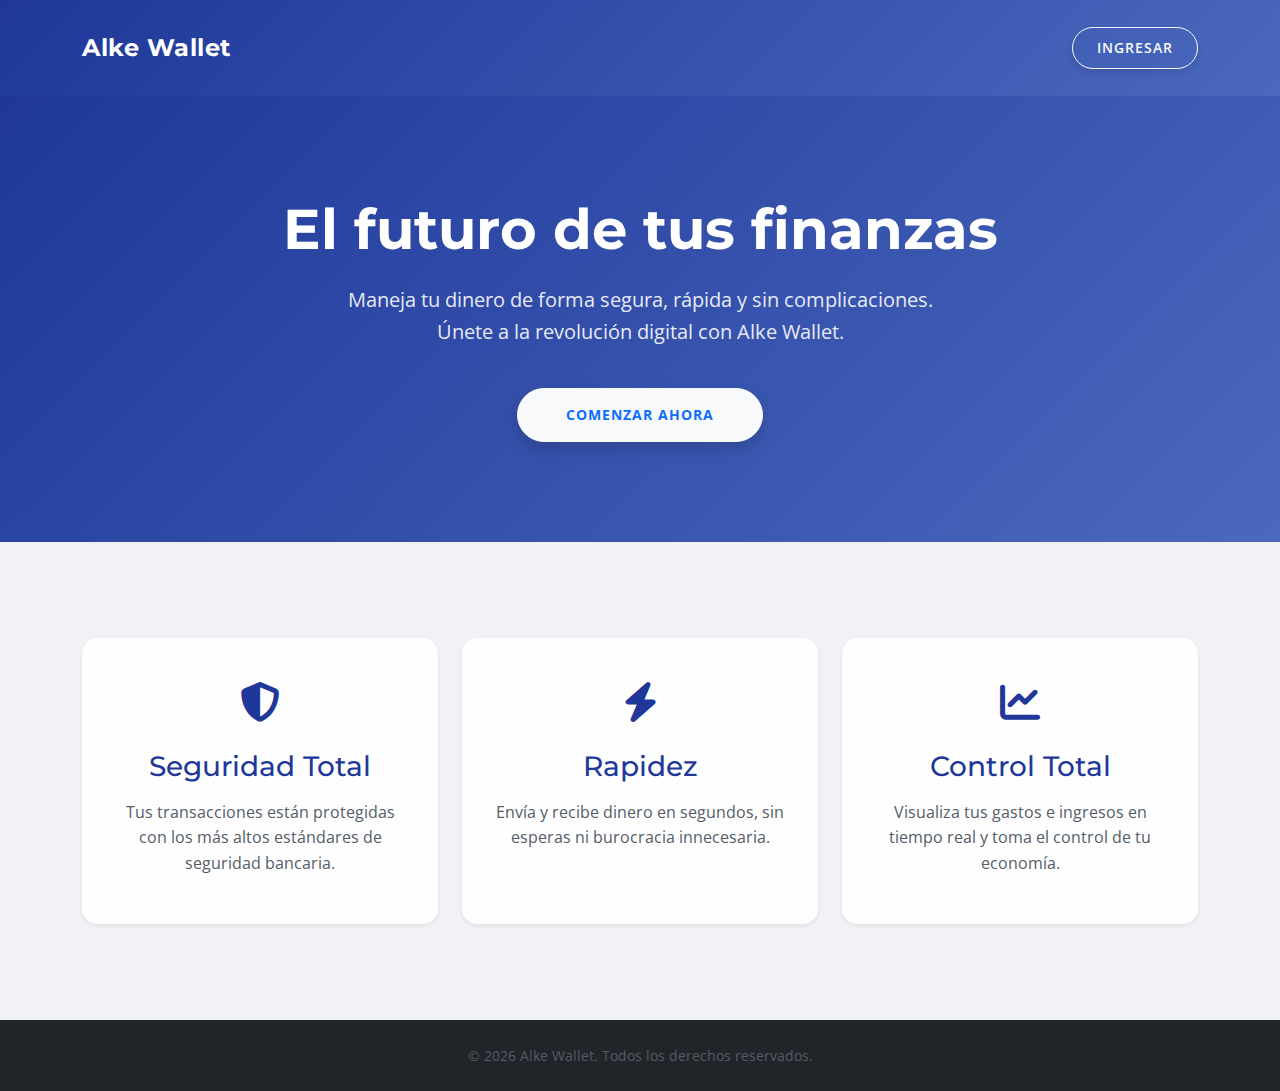
<file: index.html>
<!DOCTYPE html>
<html lang="es">

<head>
    <meta charset="UTF-8">
    <meta name="viewport" content="width=device-width, initial-scale=1.0">
    <title>Alke Wallet - Tu Billetera Digital</title>
    <link href="https://cdn.jsdelivr.net/npm/bootstrap@5.3.3/dist/css/bootstrap.min.css" rel="stylesheet">
    <link rel="stylesheet" href="https://cdnjs.cloudflare.com/ajax/libs/font-awesome/6.4.0/css/all.min.css">
    <link rel="stylesheet" href="css/styles.css">
    <style>
        .hero-section {
            background: linear-gradient(135deg, var(--primary-color) 0%, var(--secondary-color) 100%);
            color: white;
            padding: 100px 0;
            margin-bottom: 0;
            text-align: center;
        }

        .hero-section h1 {
            color: white;
            font-size: 3.5rem;
            font-weight: 700;
            margin-bottom: 20px;
        }

        .hero-section p {
            color: rgba(255, 255, 255, 0.9);
            font-size: 1.25rem;
            max-width: 600px;
            margin: 0 auto 40px;
        }

        .feature-icon {
            font-size: 2.5rem;
            color: var(--primary-color);
            margin-bottom: 1rem;
        }

        .feature-card {
            height: 100%;
            padding: 2rem;
            text-align: center;
            border: none;
            background: white;
            transition: transform 0.3s ease;
        }

        .feature-card:hover {
            transform: translateY(-10px);
        }
    </style>
</head>

<body>
    <header>
        <nav class="navbar navbar-expand-lg navbar-dark bg-transparent">
            <div class="container">
                <a class="navbar-brand" href="#">Alke Wallet</a>
                <div class="ms-auto">
                    <a href="login.html" class="btn btn-outline-light rounded-pill px-4">Ingresar</a>
                </div>
            </div>
        </nav>
    </header>

    <div class="hero-section">
        <div class="container">
            <h1>El futuro de tus finanzas</h1>
            <p>Maneja tu dinero de forma segura, rápida y sin complicaciones. Únete a la revolución digital con Alke
                Wallet.</p>
            <a href="login.html"
                class="btn btn-light btn-lg text-primary fw-bold px-5 py-3 rounded-pill shadow">Comenzar Ahora</a>
        </div>
    </div>

    <main class="container my-5">
        <div class="row g-4">
            <div class="col-md-4">
                <div class="card feature-card shadow-sm">
                    <div class="feature-icon">
                        <i class="fas fa-shield-alt"></i>
                    </div>
                    <h3>Seguridad Total</h3>
                    <p>Tus transacciones están protegidas con los más altos estándares de seguridad bancaria.</p>
                </div>
            </div>
            <div class="col-md-4">
                <div class="card feature-card shadow-sm">
                    <div class="feature-icon">
                        <i class="fas fa-bolt"></i>
                    </div>
                    <h3>Rapidez</h3>
                    <p>Envía y recibe dinero en segundos, sin esperas ni burocracia innecesaria.</p>
                </div>
            </div>
            <div class="col-md-4">
                <div class="card feature-card shadow-sm">
                    <div class="feature-icon">
                        <i class="fas fa-chart-line"></i>
                    </div>
                    <h3>Control Total</h3>
                    <p>Visualiza tus gastos e ingresos en tiempo real y toma el control de tu economía.</p>
                </div>
            </div>
        </div>
    </main>

    <footer class="bg-dark text-white text-center p-4 mt-auto">
        <div class="container">
            <p class="mb-0">&copy; 2026 Alke Wallet. Todos los derechos reservados.</p>
        </div>
    </footer>

    <script src="https://code.jquery.com/jquery-3.7.1.min.js"></script>
    <script src="https://cdn.jsdelivr.net/npm/bootstrap@5.3.3/dist/js/bootstrap.bundle.min.js"></script>
    <script src="js/script.js"></script>
</body>

</html>
</file>
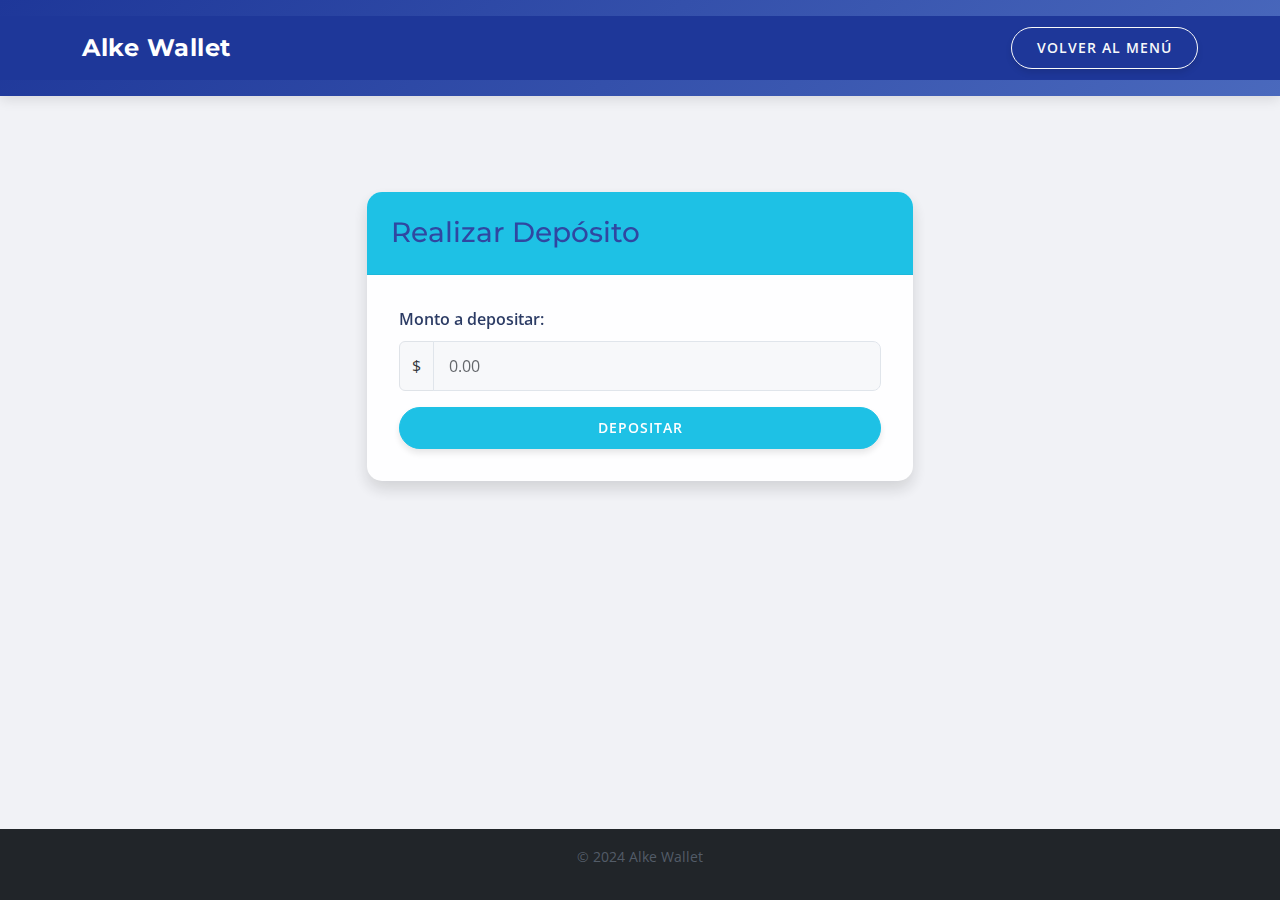
<file: deposit.html>
<!DOCTYPE html>
<html lang="es">

<head>
    <meta charset="UTF-8">
    <meta name="viewport" content="width=device-width, initial-scale=1.0">
    <title>Alke Wallet - Depositar</title>
    <link href="https://cdn.jsdelivr.net/npm/bootstrap@5.3.3/dist/css/bootstrap.min.css" rel="stylesheet">
    <link rel="stylesheet" href="css/styles.css">
</head>

<body>
    <header>
        <nav class="navbar navbar-dark bg-primary">
            <div class="container">
                <a class="navbar-brand" href="menu.html">Alke Wallet</a>
                <a href="menu.html" class="btn btn-outline-light btn-sm">Volver al Menú</a>
            </div>
        </nav>
    </header>
    <main class="container mt-5">
        <div class="row justify-content-center">
            <div class="col-md-6">
                <div class="card shadow">
                    <div class="card-header bg-success text-white">
                        <h3 class="mb-0">Realizar Depósito</h3>
                    </div>
                    <div class="card-body">
                        <form>
                            <div class="mb-3">
                                <label for="amount" class="form-label">Monto a depositar:</label>
                                <div class="input-group">
                                    <span class="input-group-text">$</span>
                                    <input type="number" class="form-control" id="amount" name="amount" min="1" required
                                        placeholder="0.00">
                                </div>
                            </div>
                            <div class="d-grid">
                                <button type="button" class="btn btn-success btn-lg">Depositar</button>
                                <!-- botón tipo="button" para prevenir envío hasta JS -->
                            </div>
                        </form>
                    </div>
                </div>
            </div>
        </div>
    </main>
    <footer class="bg-dark text-white text-center p-3 mt-auto">
        <p>&copy; 2024 Alke Wallet</p>
    </footer>
    <script src="https://code.jquery.com/jquery-3.7.1.min.js"></script>
    <script src="https://cdn.jsdelivr.net/npm/bootstrap@5.3.3/dist/js/bootstrap.bundle.min.js"></script>
    <script src="js/script.js"></script>
</body>

</html>
</file>
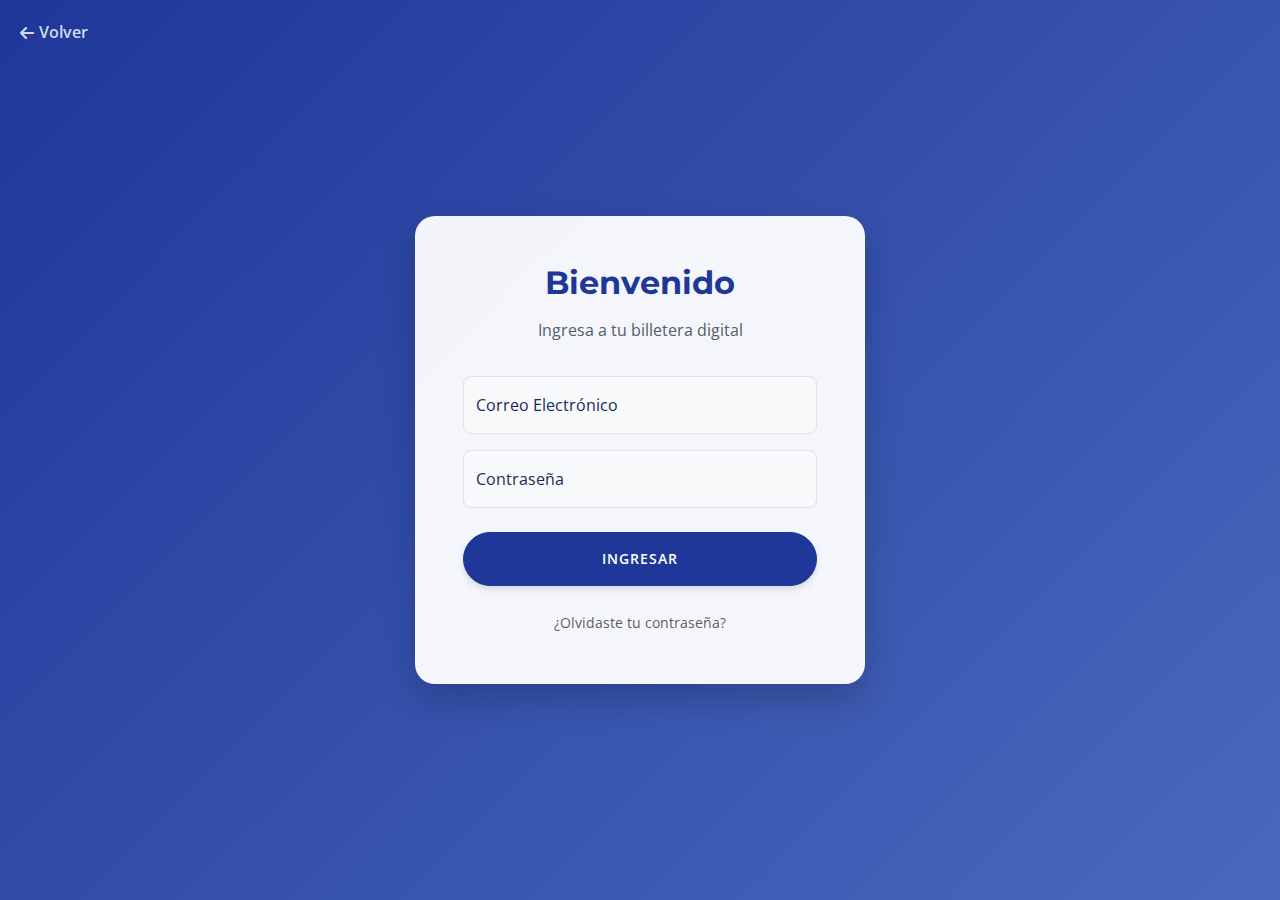
<file: login.html>
<!DOCTYPE html>
<html lang="es">

<head>
    <meta charset="UTF-8">
    <meta name="viewport" content="width=device-width, initial-scale=1.0">
    <title>Alke Wallet - Iniciar Sesión</title>
    <link href="https://cdn.jsdelivr.net/npm/bootstrap@5.3.3/dist/css/bootstrap.min.css" rel="stylesheet">
    <link rel="stylesheet" href="https://cdnjs.cloudflare.com/ajax/libs/font-awesome/6.4.0/css/all.min.css">
    <link rel="stylesheet" href="css/styles.css">
    <style>
        body {
            background: linear-gradient(135deg, var(--primary-color) 0%, var(--secondary-color) 100%);
            height: 100vh;
            display: flex;
            align-items: center;
            justify-content: center;
        }

        .login-card {
            background: rgba(255, 255, 255, 0.95);
            border-radius: 20px;
            padding: 3rem;
            width: 100%;
            max-width: 450px;
            box-shadow: 0 15px 35px rgba(0, 0, 0, 0.2);
            position: relative;
        }

        .login-header {
            text-align: center;
            margin-bottom: 2rem;
        }

        .login-header h2 {
            color: var(--primary-color);
            font-weight: 700;
        }

        .login-header p {
            color: var(--text-secondary);
        }

        .back-link {
            position: absolute;
            top: 20px;
            left: 20px;
            color: white;
            text-decoration: none;
            font-weight: 600;
            display: flex;
            align-items: center;
            gap: 5px;
            opacity: 0.8;
            transition: opacity 0.3s;
        }

        .back-link:hover {
            opacity: 1;
            color: white;
        }

        .form-floating>.form-control:focus~label,
        .form-floating>.form-control:not(:placeholder-shown)~label {
            color: var(--primary-color);
        }

        .form-control:focus {
            border-color: var(--primary-color);
            box-shadow: 0 0 0 0.25rem rgba(30, 55, 153, 0.15);
        }
    </style>
</head>

<body>
    <a href="index.html" class="back-link">
        <i class="fas fa-arrow-left"></i> Volver
    </a>

    <div class="login-card">
        <div class="login-header">
            <h2>Bienvenido</h2>
            <p>Ingresa a tu billetera digital</p>
        </div>

        <form action="menu.html">
            <div class="form-floating mb-3">
                <input type="email" class="form-control" id="email" name="email" placeholder="name@example.com"
                    required>
                <label for="email">Correo Electrónico</label>
            </div>

            <div class="form-floating mb-4">
                <input type="password" class="form-control" id="password" name="password" placeholder="Password"
                    required>
                <label for="password">Contraseña</label>
            </div>

            <div class="d-grid mb-4">
                <button type="submit" class="btn btn-primary btn-lg py-3">Ingresar</button>
            </div>

            <div class="text-center">
                <a href="#" class="text-decoration-none small text-muted">¿Olvidaste tu contraseña?</a>
            </div>
        </form>
    </div>

    <script src="https://code.jquery.com/jquery-3.7.1.min.js"></script>
    <script src="https://cdn.jsdelivr.net/npm/bootstrap@5.3.3/dist/js/bootstrap.bundle.min.js"></script>
    <script src="js/script.js"></script>
</body>

</html>
</file>
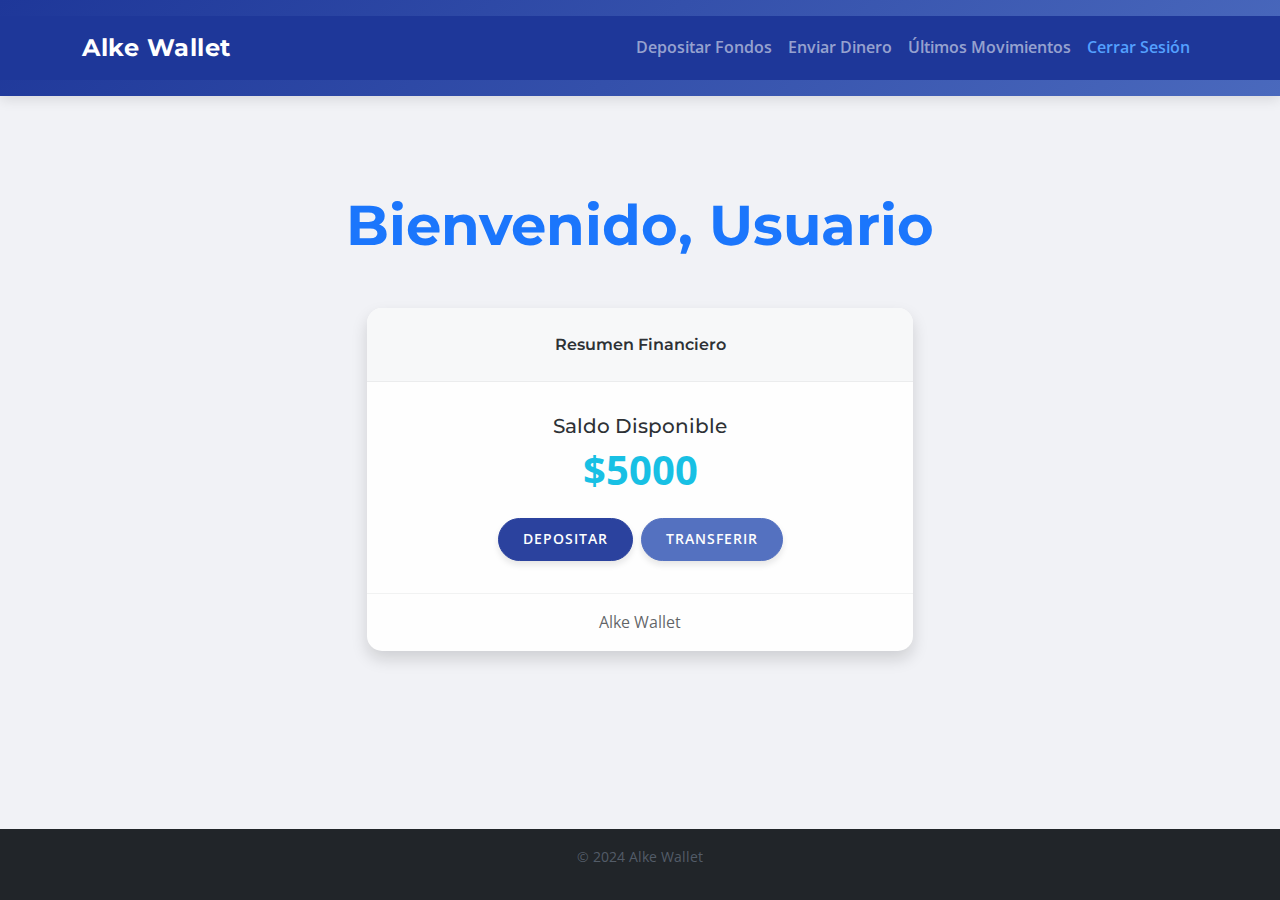
<file: menu.html>
<!DOCTYPE html>
<html lang="es">

<head>
    <meta charset="UTF-8">
    <meta name="viewport" content="width=device-width, initial-scale=1.0">
    <title>Alke Wallet - Menú Principal</title>
    <link href="https://cdn.jsdelivr.net/npm/bootstrap@5.3.3/dist/css/bootstrap.min.css" rel="stylesheet">
    <link rel="stylesheet" href="css/styles.css">
</head>

<body>
    <header>
        <nav class="navbar navbar-expand-lg navbar-dark bg-primary">
            <div class="container">
                <a class="navbar-brand" href="#">Alke Wallet</a>
                <button class="navbar-toggler" type="button" data-bs-toggle="collapse" data-bs-target="#navbarNav"
                    aria-controls="navbarNav" aria-expanded="false" aria-label="Toggle navigation">
                    <span class="navbar-toggler-icon"></span>
                </button>
                <div class="collapse navbar-collapse" id="navbarNav">
                    <ul class="navbar-nav ms-auto">
                        <li class="nav-item"><a class="nav-link" href="deposit.html">Depositar Fondos</a></li>
                        <li class="nav-item"><a class="nav-link" href="sendmoney.html">Enviar Dinero</a></li>
                        <li class="nav-item"><a class="nav-link" href="transactions.html">Últimos Movimientos</a></li>
                        <li class="nav-item"><a class="nav-link text-warning" href="index.html">Cerrar Sesión</a></li>
                    </ul>
                </div>
            </div>
        </nav>
    </header>
    <main class="container mt-5">
        <section class="text-center mb-5">
            <h1 class="display-4 text-primary">Bienvenido, Usuario</h1>
        </section>

        <div class="row justify-content-center">
            <div class="col-md-6">
                <div class="card text-center shadow">
                    <div class="card-header bg-light">
                        Resumen Financiero
                    </div>
                    <div class="card-body" id="balance-container">
                        <h5 class="card-title">Saldo Disponible</h5>
                        <p class="card-text display-6 text-success fw-bold">Calculando...</p>
                        <!-- Marcador de posición para JS -->
                        <div class="d-grid gap-2 d-sm-flex justify-content-sm-center mt-4">
                            <a href="deposit.html" class="btn btn-primary px-4">Depositar</a>
                            <a href="sendmoney.html" class="btn btn-secondary px-4">Transferir</a>
                        </div>
                    </div>
                    <div class="card-footer text-muted">
                        Alke Wallet
                    </div>
                </div>
            </div>
        </div>
    </main>
    <footer class="bg-dark text-white text-center p-3 mt-auto">
        <p>&copy; 2024 Alke Wallet</p>
    </footer>
    <script src="https://code.jquery.com/jquery-3.7.1.min.js"></script>
    <script src="https://cdn.jsdelivr.net/npm/bootstrap@5.3.3/dist/js/bootstrap.bundle.min.js"></script>
    <script src="js/script.js"></script>
</body>

</html>
</file>
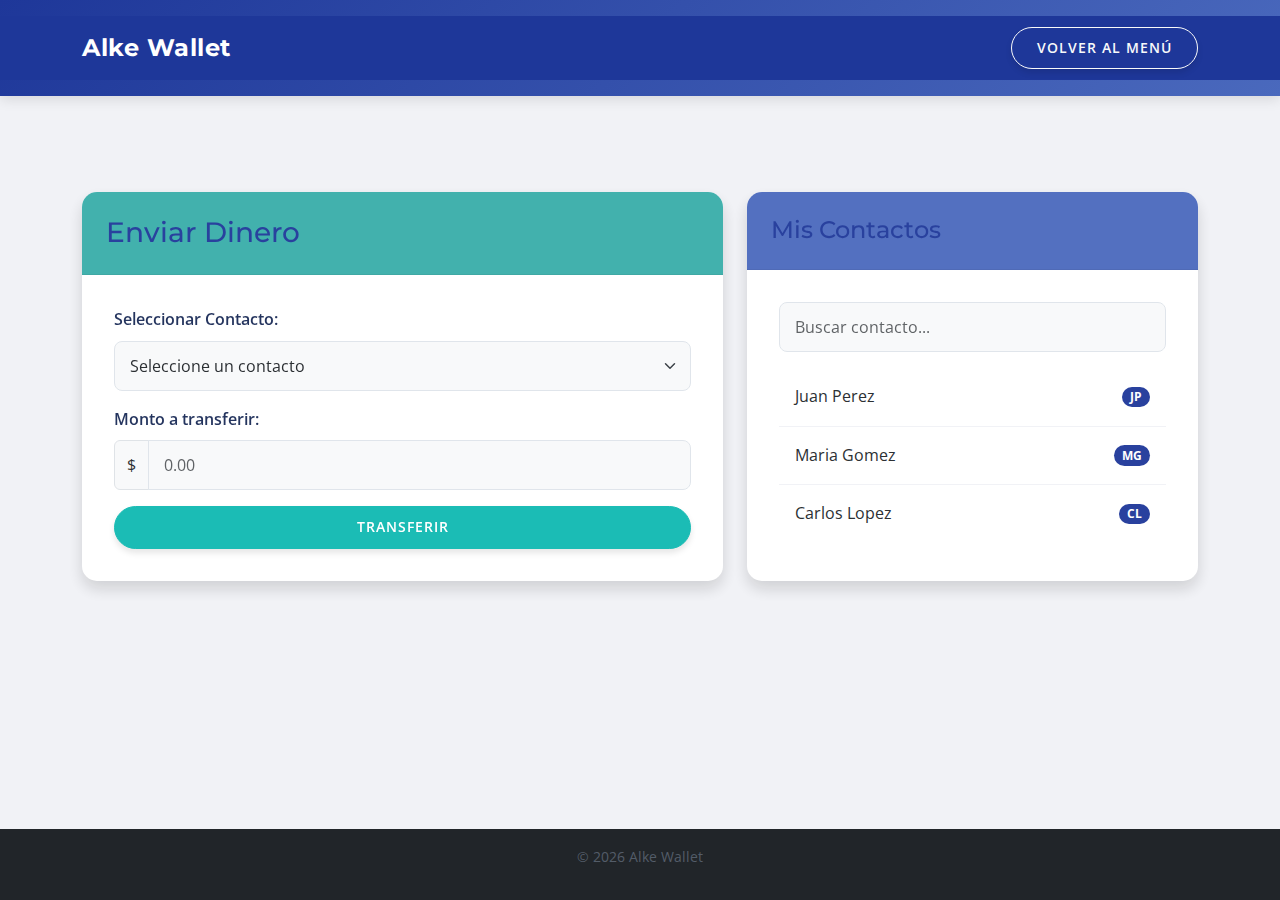
<file: sendmoney.html>
<!DOCTYPE html>
<html lang="es">

<head>
    <meta charset="UTF-8">
    <meta name="viewport" content="width=device-width, initial-scale=1.0">
    <title>Alke Wallet - Enviar Dinero</title>
    <link href="https://cdn.jsdelivr.net/npm/bootstrap@5.3.3/dist/css/bootstrap.min.css" rel="stylesheet">
    <link rel="stylesheet" href="css/styles.css">
</head>

<body>
    <header>
        <nav class="navbar navbar-dark bg-primary">
            <div class="container">
                <a class="navbar-brand" href="menu.html">Alke Wallet</a>
                <a href="menu.html" class="btn btn-outline-light btn-sm">Volver al Menú</a>
            </div>
        </nav>
    </header>
    <main class="container mt-5">
        <div class="row">
            <!-- Formulario de envío de dinero -->
            <div class="col-md-7 mb-4">
                <div class="card shadow h-100">
                    <div class="card-header bg-info text-white">
                        <h3 class="mb-0">Enviar Dinero</h3>
                    </div>
                    <div class="card-body">
                        <form>
                            <div class="mb-3">
                                <label for="contact" class="form-label">Seleccionar Contacto:</label>
                                <select class="form-select" id="contact" name="contact">
                                    <option value="">Seleccione un contacto</option>
                                    <option value="user1">Juan Perez</option>
                                    <option value="user2">Maria Gomez</option>
                                    <option value="user3">Carlos Lopez</option>
                                </select>
                            </div>

                            <div class="mb-3">
                                <label for="amount" class="form-label">Monto a transferir:</label>
                                <div class="input-group">
                                    <span class="input-group-text">$</span>
                                    <input type="number" class="form-control" id="amount" name="amount" min="1" required
                                        placeholder="0.00">
                                </div>
                            </div>

                            <div class="d-grid">
                                <button type="button" class="btn btn-info text-white btn-lg">Transferir</button>
                            </div>
                        </form>
                    </div>
                </div>
            </div>

            <!-- Lista de contactos -->
            <div class="col-md-5 mb-4">
                <div class="card shadow h-100">
                    <div class="card-header bg-secondary text-white">
                        <h4 class="mb-0">Mis Contactos</h4>
                    </div>
                    <div class="card-body">
                        <input type="text" id="contact-search" class="form-control mb-3"
                            placeholder="Buscar contacto...">
                        <ul class="list-group list-group-flush" id="contact-list">
                            <li class="list-group-item d-flex justify-content-between align-items-center">
                                Juan Perez
                                <span class="badge bg-primary rounded-pill">JP</span>
                            </li>
                            <li class="list-group-item d-flex justify-content-between align-items-center">
                                Maria Gomez
                                <span class="badge bg-primary rounded-pill">MG</span>
                            </li>
                            <li class="list-group-item d-flex justify-content-between align-items-center">
                                Carlos Lopez
                                <span class="badge bg-primary rounded-pill">CL</span>
                            </li>
                        </ul>
                    </div>
                </div>
            </div>
        </div>
    </main>
    <footer class="bg-dark text-white text-center p-3 mt-auto">
        <p>&copy; 2026 Alke Wallet</p>
    </footer>
    <script src="https://code.jquery.com/jquery-3.7.1.min.js"></script>
    <script src="https://cdn.jsdelivr.net/npm/bootstrap@5.3.3/dist/js/bootstrap.bundle.min.js"></script>
    <script src="js/script.js"></script>
</body>

</html>
</file>
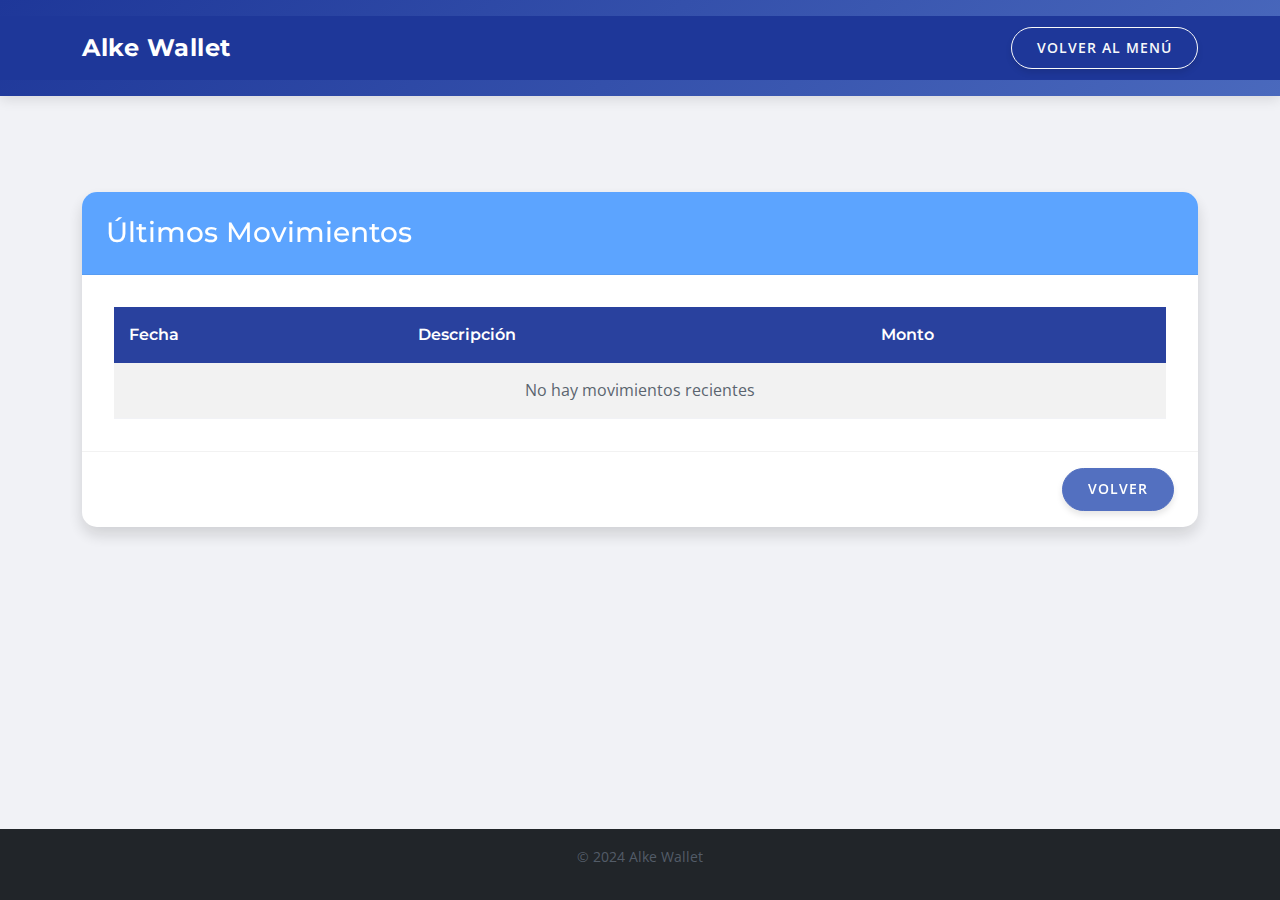
<file: transactions.html>
<!DOCTYPE html>
<html lang="es">

<head>
    <meta charset="UTF-8">
    <meta name="viewport" content="width=device-width, initial-scale=1.0">
    <title>Alke Wallet - Movimientos</title>
    <link href="https://cdn.jsdelivr.net/npm/bootstrap@5.3.3/dist/css/bootstrap.min.css" rel="stylesheet">
    <link rel="stylesheet" href="css/styles.css">
</head>

<body>
    <header>
        <nav class="navbar navbar-dark bg-primary">
            <div class="container">
                <a class="navbar-brand" href="menu.html">Alke Wallet</a>
                <a href="menu.html" class="btn btn-outline-light btn-sm">Volver al Menú</a>
            </div>
        </nav>
    </header>
    <main class="container mt-5">
        <div class="card shadow">
            <div class="card-header bg-warning">
                <h3 class="mb-0 text-white">Últimos Movimientos</h3>
            </div>
            <div class="card-body">
                <div class="table-responsive">
                    <table class="table table-striped table-hover">
                        <thead class="table-dark">
                            <tr>
                                <th>Fecha</th>
                                <th>Descripción</th>
                                <th>Monto</th>
                            </tr>
                        </thead>
                        <tbody id="transactions-body">
                            <!-- Las transacciones se cargarán aquí dinámicamente -->
                        </tbody>
                    </table>
                </div>
            </div>
            <div class="card-footer text-end">
                <a href="menu.html" class="btn btn-secondary">Volver</a>
            </div>
        </div>
    </main>
    <footer class="bg-dark text-white text-center p-3 mt-auto">
        <p>&copy; 2024 Alke Wallet</p>
    </footer>
    <script src="https://code.jquery.com/jquery-3.7.1.min.js"></script>
    <script src="https://cdn.jsdelivr.net/npm/bootstrap@5.3.3/dist/js/bootstrap.bundle.min.js"></script>
    <script src="js/script.js"></script>
</body>

</html>
</file>
<file: css/styles.css>
@import url('https://fonts.googleapis.com/css2?family=Montserrat:wght@400;600;700&family=Open+Sans:wght@400;600&display=swap');

:root {
    --primary-color: #1e3799;
    /* Deep Indigo */
    --secondary-color: #4a69bd;
    /* Nice Blue - used for accents/secondary actions */
    --success-color: #0abde3;
    /* Cyan - replacement for green */
    --danger-color: #0c2461;
    /* Dark Navy - replacement for red */
    --warning-color: #54a0ff;
    /* Light Blue - replacement for orange */
    --background-color: #f1f2f6;
    /* Off-white / Anti-flash white */
    --card-bg: #ffffff;
    --text-primary: #192a56;
    /* Dark Blue Text */
    --text-secondary: #535c68;
    --border-radius: 15px;
    --box-shadow: 0 10px 20px rgba(0, 0, 0, 0.05);
    --font-heading: 'Montserrat', sans-serif;
    --font-body: 'Open Sans', sans-serif;
}

* {
    box-sizing: border-box;
    margin: 0;
    padding: 0;
}

body {
    font-family: var(--font-body);
    background-color: var(--background-color);
    color: var(--text-primary);
    line-height: 1.6;
    display: flex;
    flex-direction: column;
    min-height: 100vh;
}

/* Header & Nav */
header {
    background: linear-gradient(135deg, var(--primary-color), var(--secondary-color));
    padding: 1rem 0;
    box-shadow: 0 4px 12px rgba(0, 0, 0, 0.1);
}

.navbar-brand {
    font-family: var(--font-heading);
    font-weight: 700;
    font-size: 1.5rem;
    letter-spacing: 0.5px;
}

.nav-link {
    font-weight: 600;
    transition: color 0.3s ease;
}

.nav-link:hover {
    color: rgba(255, 255, 255, 0.9) !important;
}

/* Main Layout */
main {
    flex: 1;
    padding: 3rem 1rem;
    max-width: 1000px;
    margin: 0 auto;
    width: 100%;
}

/* Cards */
.card {
    background: var(--card-bg);
    border: none;
    border-radius: var(--border-radius);
    box-shadow: var(--box-shadow);
    transition: transform 0.3s ease, box-shadow 0.3s ease;
    overflow: hidden;
}

.card:hover {
    transform: translateY(-5px);
    box-shadow: 0 15px 30px rgba(0, 0, 0, 0.1);
}

.card-header {
    background-color: transparent;
    border-bottom: 1px solid rgba(0, 0, 0, 0.05);
    padding: 1.5rem;
    font-family: var(--font-heading);
    font-weight: 600;
}

.card-body {
    padding: 2rem;
}

.card-footer {
    background-color: transparent;
    border-top: 1px solid rgba(0, 0, 0, 0.05);
    padding: 1rem 1.5rem;
}

/* Typography */
h1,
h2,
h3,
h4,
h5,
h6 {
    font-family: var(--font-heading);
    color: var(--primary-color);
    margin-bottom: 1rem;
}

.display-4 {
    font-weight: 700;
    color: var(--text-primary);
}

.display-6 {
    font-weight: 600;
}

p {
    color: var(--text-secondary);
}

/* Buttons */
.btn {
    border-radius: 50px;
    /* Pill shape */
    padding: 10px 25px;
    font-weight: 600;
    text-transform: uppercase;
    font-size: 0.85rem;
    letter-spacing: 1px;
    transition: all 0.3s ease;
    box-shadow: 0 4px 6px rgba(0, 0, 0, 0.1);
}

.btn-primary {
    background-color: var(--primary-color);
    border-color: var(--primary-color);
}

.btn-primary:hover {
    background-color: #162a75;
    transform: translateY(-2px);
    box-shadow: 0 6px 12px rgba(30, 55, 153, 0.2);
}

.btn-secondary {
    background-color: var(--secondary-color);
    border-color: var(--secondary-color);
}

.btn-success {
    background-color: var(--success-color);
    border-color: var(--success-color);
}

.btn-info {
    background-color: #0fb9b1;
    border-color: #0fb9b1;
    color: white;
}

/* Forms */
.form-label {
    font-weight: 600;
    color: var(--text-primary);
    margin-bottom: 0.5rem;
}

.form-control,
.form-select {
    border-radius: 8px;
    border: 1px solid #dfe4ea;
    padding: 12px 15px;
    font-size: 1rem;
    transition: all 0.3s ease;
    background-color: #f8f9fa;
}

.form-control:focus,
.form-select:focus {
    border-color: var(--secondary-color);
    box-shadow: 0 0 0 3px rgba(74, 105, 189, 0.2);
    background-color: white;
}

/* Tables */
.table {
    margin-bottom: 0;
}

.table thead th {
    background-color: var(--primary-color);
    color: white;
    border: none;
    padding: 15px;
    font-family: var(--font-heading);
    font-weight: 600;
}

.table tbody td {
    padding: 15px;
    vertical-align: middle;
    color: var(--text-secondary);
    border-bottom: 1px solid #f1f2f6;
}

.table-hover tbody tr:hover {
    background-color: #f1f2f6;
}

/* Utilities */
.text-success {
    color: var(--success-color) !important;
}

.text-danger {
    color: var(--danger-color) !important;
}

.text-warning {
    color: var(--warning-color) !important;
}

.bg-primary {
    background-color: var(--primary-color) !important;
}

.bg-secondary {
    background-color: var(--secondary-color) !important;
}

.bg-success {
    background-color: var(--success-color) !important;
}

.bg-danger {
    background-color: var(--danger-color) !important;
}

.bg-warning {
    background-color: var(--warning-color) !important;
}

.bg-info {
    background-color: #38ada9 !important;
}

/* List Group (Contacts) */
.list-group-item {
    border: none;
    border-bottom: 1px solid #f1f2f6;
    padding: 1rem;
    transition: background-color 0.2s;
}

.list-group-item:hover {
    background-color: #f8f9fa;
}

.list-group-item.active {
    background-color: var(--secondary-color);
    border-color: var(--secondary-color);
}

/* Footer */
footer {
    background-color: #2f3542;
    color: #a4b0be;
    font-size: 0.9rem;
    padding: 2rem 0;
}
</file>
